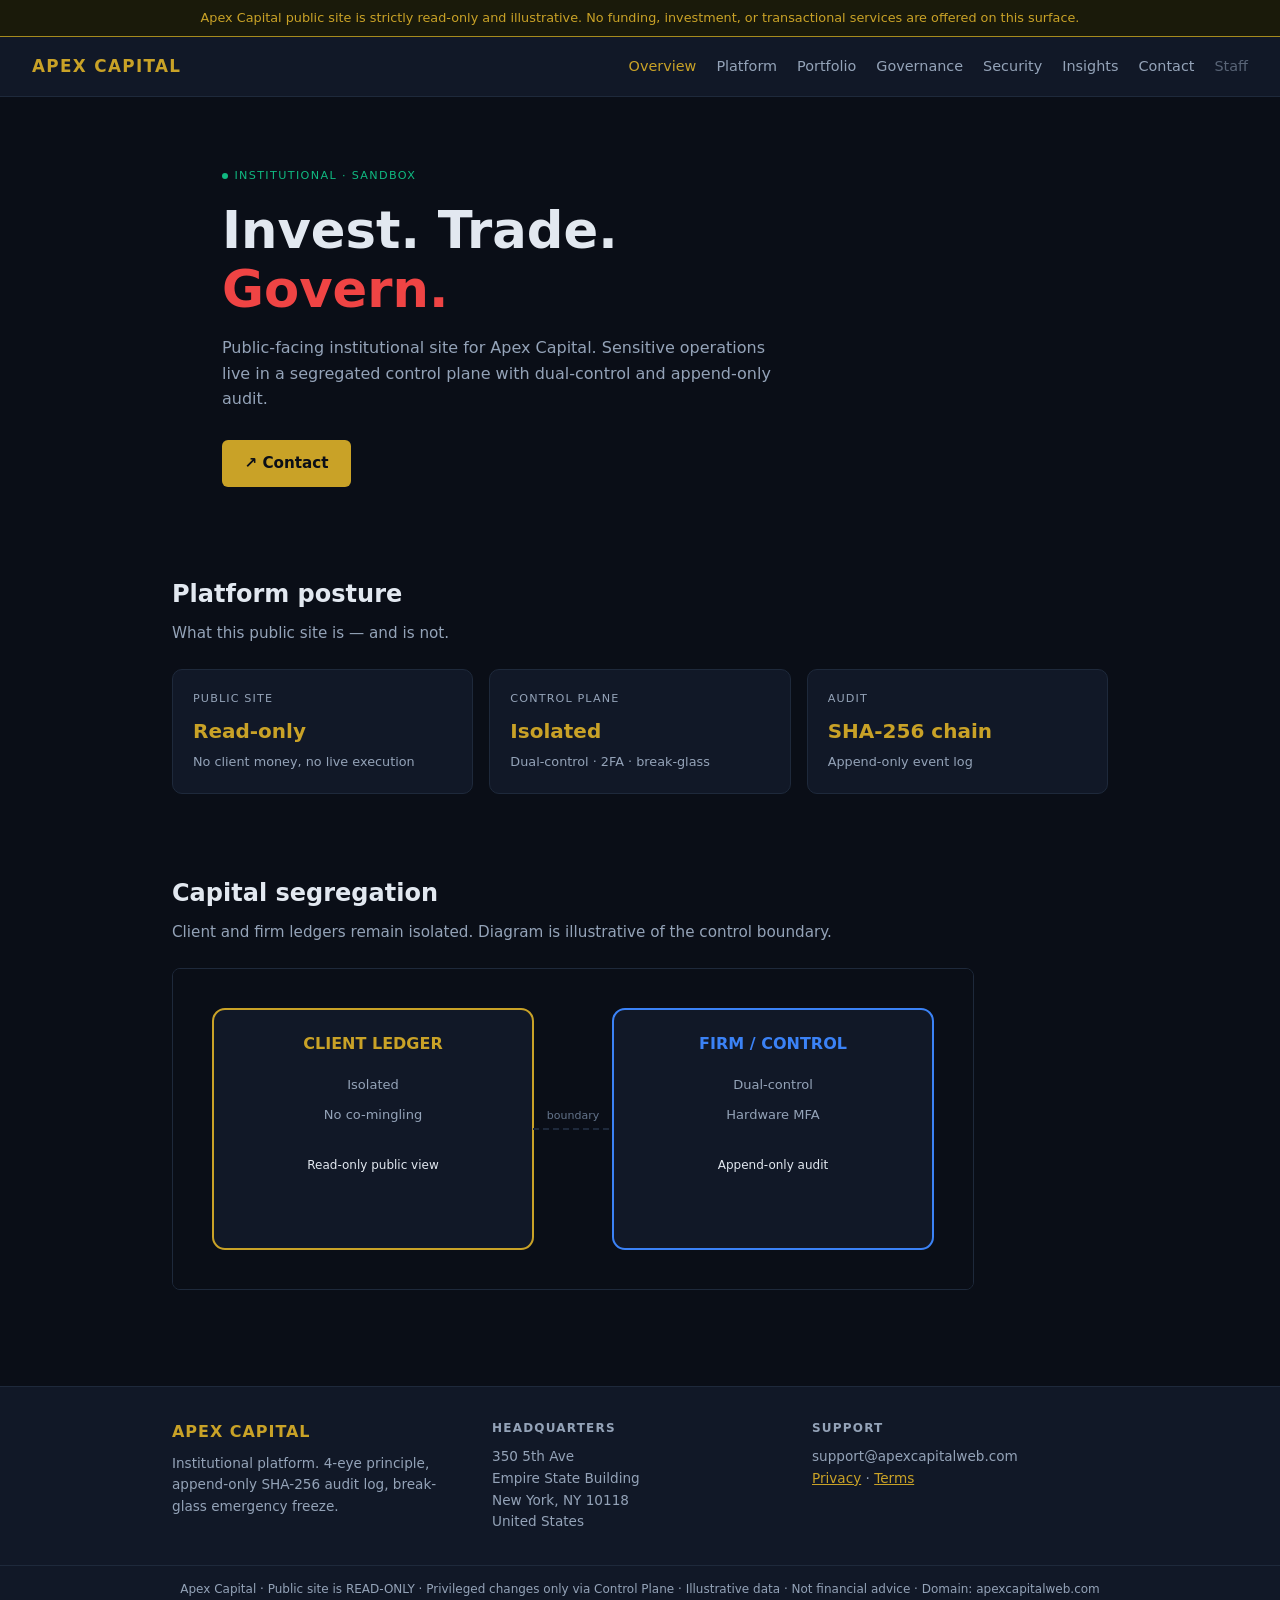
<file: index.html>
<!DOCTYPE html>
<html lang="en">
<head>
  <meta charset="UTF-8" />
  <meta name="viewport" content="width=device-width, initial-scale=1.0" />
  <title>Apex Capital — Institutional Investment Platform</title>
  <meta name="description" content="Institutional-grade investment platform. Read-only public site. Control plane is separate and dual-controlled." />
  <link rel="stylesheet" href="assets/site.css" />
</head>
<body>
  <div class="readonly-banner">Apex Capital public site is strictly read-only and illustrative. No funding, investment, or transactional services are offered on this surface.</div>
  <nav>
    <a class="logo" href="index.html">APEX CAPITAL</a>
    <div class="nav-links">
      <a href="index.html" class="active">Overview</a>
      <a href="platform.html">Platform</a>
      <a href="portfolio.html">Portfolio</a>
      <a href="governance.html">Governance</a>
      <a href="security.html">Security</a>
      <a href="insights.html">Insights</a>
      <a href="contact.html">Contact</a>
      <a href="admin-login.html" style="opacity:0.55">Staff</a>
    </div>
  </nav>

  <div class="hero">
    <div class="badge"><span></span> INSTITUTIONAL · SANDBOX</div>
    <h1>Invest. Trade.<br><span class="red">Govern.</span></h1>
    <p class="sub">Public-facing institutional site for Apex Capital. Sensitive operations live in a segregated control plane with dual-control and append-only audit.</p>
    <a class="cta" href="contact.html">↗ Contact</a>
  </div>

  <section>
    <h2>Platform posture</h2>
    <p class="section-sub">What this public site is — and is not.</p>
    <div class="cards">
      <div class="card">
        <div class="label">PUBLIC SITE</div>
        <div class="value">Read-only</div>
        <div class="hint">No client money, no live execution</div>
      </div>
      <div class="card">
        <div class="label">CONTROL PLANE</div>
        <div class="value">Isolated</div>
        <div class="hint">Dual-control · 2FA · break-glass</div>
      </div>
      <div class="card">
        <div class="label">AUDIT</div>
        <div class="value">SHA-256 chain</div>
        <div class="hint">Append-only event log</div>
      </div>
    </div>
  </section>

  <section>
    <h2>Capital segregation</h2>
    <p class="section-sub">Client and firm ledgers remain isolated. Diagram is illustrative of the control boundary.</p>
    <img class="diagram" src="assets/segregation-diagram.svg" alt="Client vs firm capital segregation diagram" />
  </section>

  <footer>
    <div class="footer-grid">
      <div>
        <div class="brand">APEX CAPITAL</div>
        <p>Institutional platform. 4-eye principle, append-only SHA-256 audit log, break-glass emergency freeze.</p>
      </div>
      <div>
        <h4>HEADQUARTERS</h4>
        <p>350 5th Ave<br />Empire State Building<br />New York, NY 10118<br />United States</p>
      </div>
      <div>
        <h4>SUPPORT</h4>
        <p>support@apexcapitalweb.com<br /><a href="privacy.html" style="color:var(--gold)">Privacy</a> · <a href="terms.html" style="color:var(--gold)">Terms</a></p>
      </div>
    </div>
    <div class="footer-bar">
      Apex Capital · Public site is READ-ONLY · Privileged changes only via Control Plane · Illustrative data · Not financial advice · Domain: apexcapitalweb.com
    </div>
  </footer>
</body>
</html>
</file>
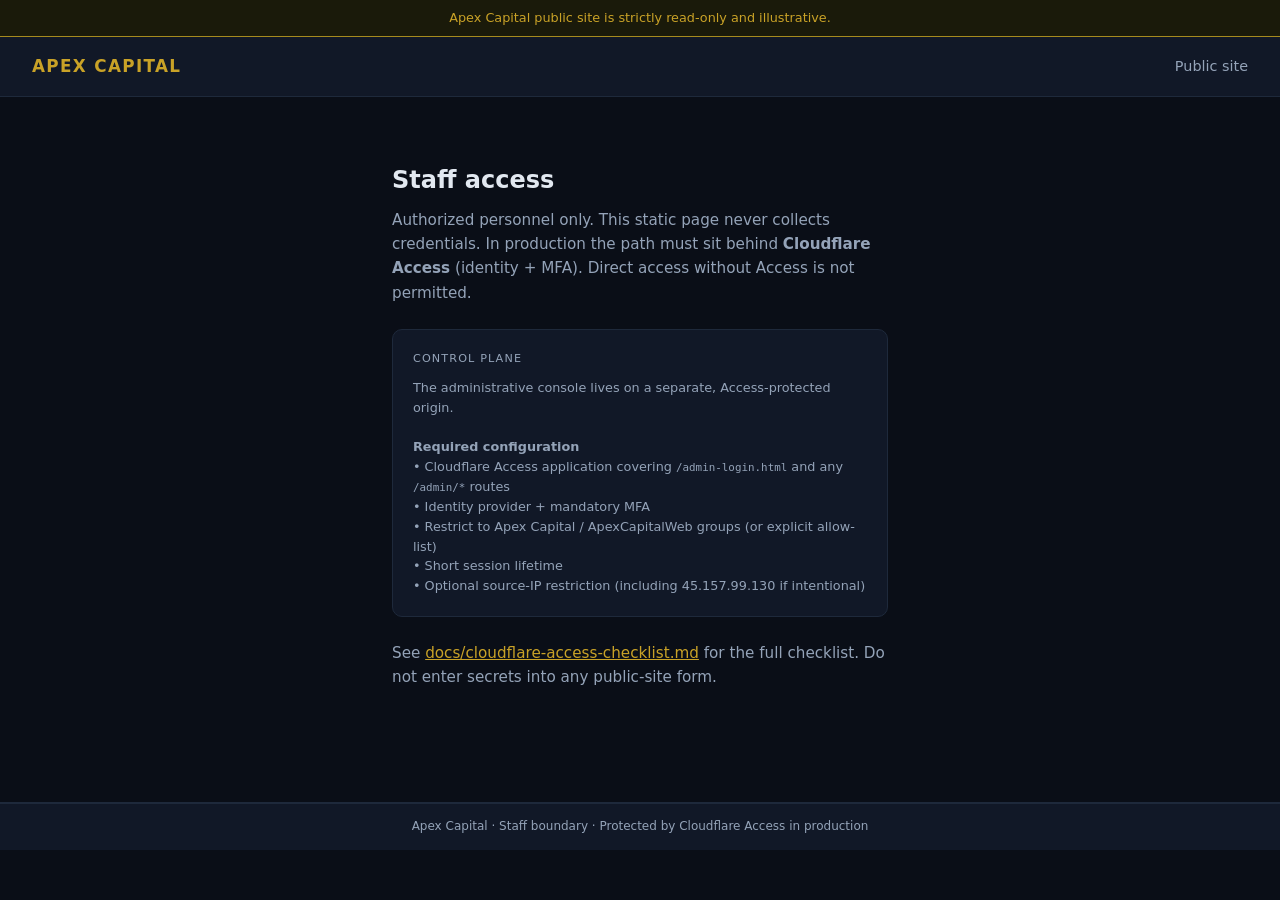
<file: admin-login.html>
<!DOCTYPE html>
<html lang="en">
<head>
  <meta charset="UTF-8" />
  <meta name="viewport" content="width=device-width, initial-scale=1.0" />
  <title>Staff access · Apex Capital</title>
  <meta name="robots" content="noindex,nofollow" />
  <link rel="stylesheet" href="assets/site.css" />
</head>
<body>
  <div class="readonly-banner">Apex Capital public site is strictly read-only and illustrative.</div>
  <nav>
    <a class="logo" href="index.html">APEX CAPITAL</a>
    <div class="nav-links">
      <a href="index.html">Public site</a>
    </div>
  </nav>
  <section style="padding-top:64px;max-width:560px">
    <h2>Staff access</h2>
    <p class="section-sub">
      Authorized personnel only. This static page never collects credentials.
      In production the path must sit behind <strong>Cloudflare Access</strong>
      (identity + MFA). Direct access without Access is not permitted.
    </p>
    <div class="card" style="margin-top:20px">
      <div class="label">CONTROL PLANE</div>
      <p class="hint" style="margin-top:10px;line-height:1.55">
        The administrative console lives on a separate, Access-protected origin.<br><br>
        <strong>Required configuration</strong><br>
        • Cloudflare Access application covering <code>/admin-login.html</code> and any <code>/admin/*</code> routes<br>
        • Identity provider + mandatory MFA<br>
        • Restrict to Apex Capital / ApexCapitalWeb groups (or explicit allow-list)<br>
        • Short session lifetime<br>
        • Optional source-IP restriction (including 45.157.99.130 if intentional)
      </p>
    </div>
    <p class="section-sub" style="margin-top:24px">
      See <a href="docs/cloudflare-access-checklist.md" style="color:var(--gold)">docs/cloudflare-access-checklist.md</a>
      for the full checklist. Do not enter secrets into any public-site form.
    </p>
  </section>
  <footer>
    <div class="footer-bar">Apex Capital · Staff boundary · Protected by Cloudflare Access in production</div>
  </footer>
</body>
</html>
</file>
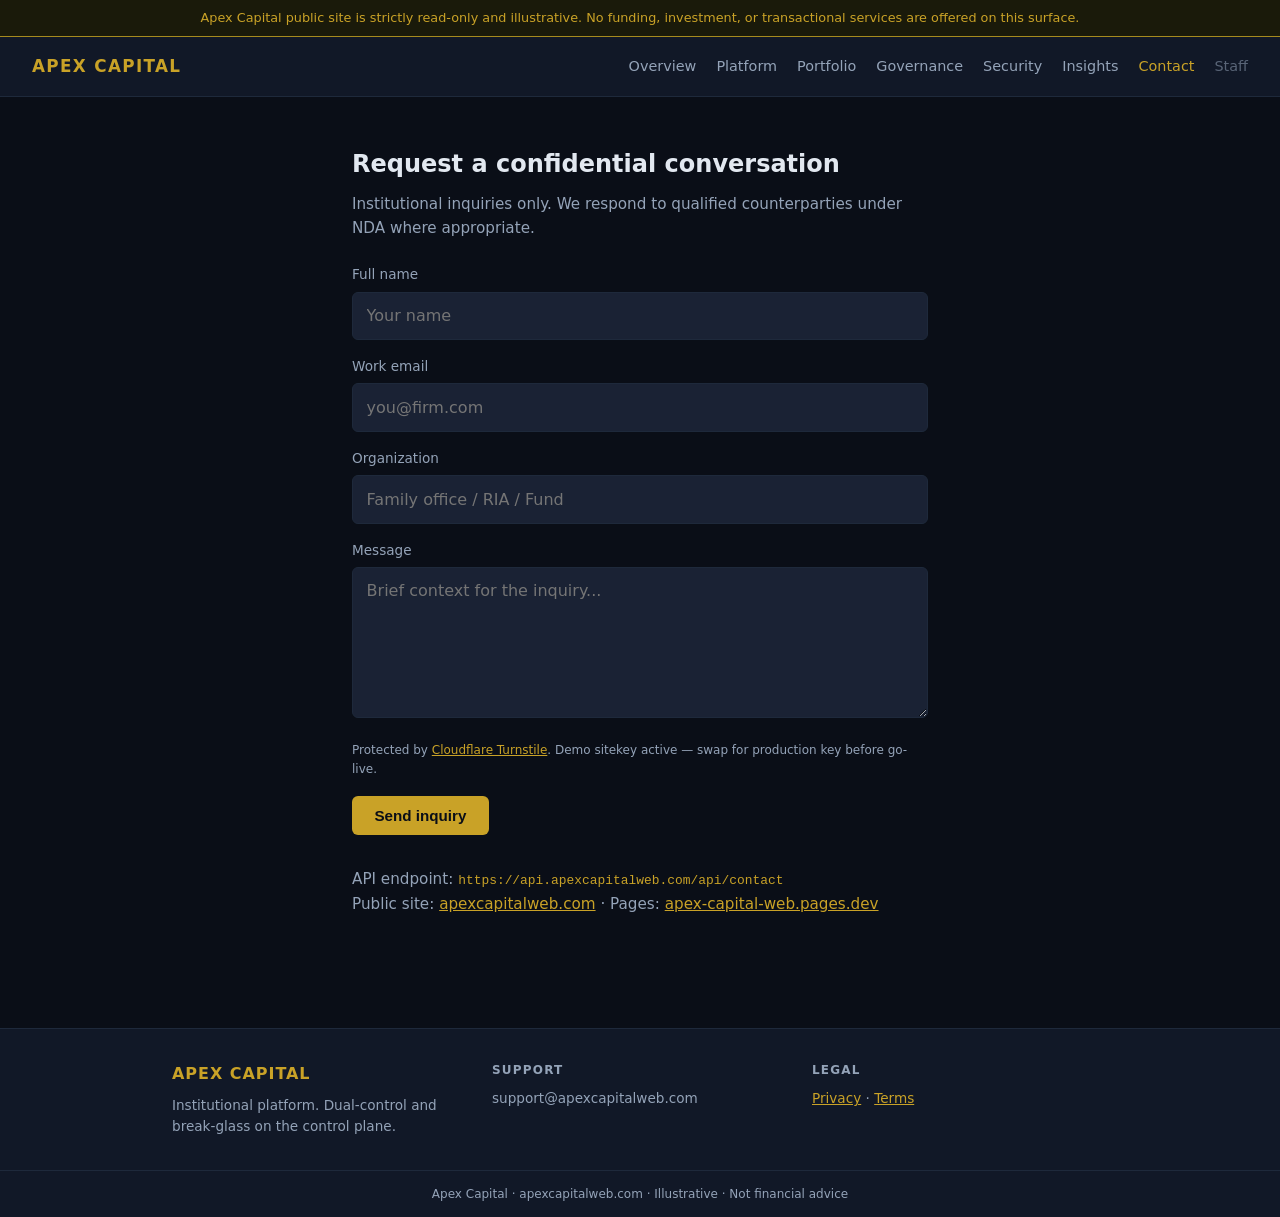
<file: contact.html>
<!DOCTYPE html>
<html lang="en">
<head>
  <meta charset="UTF-8" />
  <meta name="viewport" content="width=device-width, initial-scale=1.0" />
  <title>Contact · Apex Capital</title>
  <meta name="description" content="Request a confidential conversation with Apex Capital." />
  <link rel="stylesheet" href="assets/site.css" />
</head>
<body>
  <div class="readonly-banner">Apex Capital public site is strictly read-only and illustrative. No funding, investment, or transactional services are offered on this surface.</div>
  <nav>
    <a class="logo" href="index.html">APEX CAPITAL</a>
    <div class="nav-links">
      <a href="index.html">Overview</a>
      <a href="platform.html">Platform</a>
      <a href="portfolio.html">Portfolio</a>
      <a href="governance.html">Governance</a>
      <a href="security.html">Security</a>
      <a href="insights.html">Insights</a>
      <a href="contact.html" class="active">Contact</a>
      <a href="admin-login.html" style="opacity:0.55">Staff</a>
    </div>
  </nav>
  <section style="padding-top:48px;max-width:640px">
    <h2>Request a confidential conversation</h2>
    <p class="section-sub">Institutional inquiries only. We respond to qualified counterparties under NDA where appropriate.</p>

    <form id="contactForm" class="prose">
      <div class="form-group">
        <label for="name">Full name</label>
        <input type="text" id="name" name="name" required placeholder="Your name" autocomplete="name" />
      </div>
      <div class="form-group">
        <label for="email">Work email</label>
        <input type="email" id="email" name="email" required placeholder="you@firm.com" autocomplete="email" />
      </div>
      <div class="form-group">
        <label for="organization">Organization</label>
        <input type="text" id="organization" name="organization" placeholder="Family office / RIA / Fund" autocomplete="organization" />
      </div>
      <div class="form-group">
        <label for="message">Message</label>
        <textarea id="message" name="message" rows="5" required placeholder="Brief context for the inquiry..."></textarea>
      </div>
      <div class="form-group">
        <!--
          DEMO: Cloudflare official always-pass test sitekey (visible widget).
          PRODUCTION: replace with your real Turnstile site key from the dashboard.
          Test keys: https://developers.cloudflare.com/turnstile/troubleshooting/testing/
        -->
        <div class="cf-turnstile" data-sitekey="1x00000000000000000000AA" data-theme="dark"></div>
        <p style="font-size:0.75rem;color:var(--muted);margin-top:0.5rem">
          Protected by <a href="https://www.cloudflare.com/products/turnstile/?utm_source=turnstile&utm_campaign=widget" style="color:var(--gold)" target="_blank" rel="noopener">Cloudflare Turnstile</a>.
          Demo sitekey active — swap for production key before go-live.
        </p>
      </div>
      <button type="submit" id="submitBtn" class="cta" style="border:none;cursor:pointer">Send inquiry</button>
      <p id="formStatus" class="section-sub" style="margin-top:1rem;display:none" role="status"></p>
    </form>

    <p class="section-sub" style="margin-top:2rem">
      API endpoint: <code style="color:var(--gold)">https://api.apexcapitalweb.com/api/contact</code><br />
      Public site: <a href="https://apexcapitalweb.com" style="color:var(--gold)">apexcapitalweb.com</a> ·
      Pages: <a href="https://apex-capital-web.pages.dev" style="color:var(--gold)">apex-capital-web.pages.dev</a>
    </p>
  </section>
  <footer>
    <div class="footer-grid">
      <div><div class="brand">APEX CAPITAL</div><p>Institutional platform. Dual-control and break-glass on the control plane.</p></div>
      <div><h4>SUPPORT</h4><p>support@apexcapitalweb.com</p></div>
      <div><h4>LEGAL</h4><p><a href="privacy.html" style="color:var(--gold)">Privacy</a> · <a href="terms.html" style="color:var(--gold)">Terms</a></p></div>
    </div>
    <div class="footer-bar">Apex Capital · apexcapitalweb.com · Illustrative · Not financial advice</div>
  </footer>

  <script src="https://challenges.cloudflare.com/turnstile/v0/api.js" async defer></script>
  <script>
    (function () {
      var form = document.getElementById("contactForm");
      var statusEl = document.getElementById("formStatus");
      var btn = document.getElementById("submitBtn");
      var API = "https://api.apexcapitalweb.com/api/contact";

      function setStatus(msg, ok) {
        statusEl.style.display = "block";
        statusEl.textContent = msg;
        statusEl.style.color = ok ? "var(--emerald)" : "var(--red)";
      }

      form.addEventListener("submit", function (e) {
        e.preventDefault();
        btn.disabled = true;

        var tokenInput = form.querySelector('[name="cf-turnstile-response"]');
        var token = tokenInput ? tokenInput.value : "";

        var payload = {
          name: form.name.value.trim(),
          email: form.email.value.trim(),
          organization: form.organization.value.trim(),
          message: form.message.value.trim(),
          "cf-turnstile-response": token
        };

        fetch(API, {
          method: "POST",
          headers: { "Content-Type": "application/json" },
          body: JSON.stringify(payload)
        })
          .then(function (res) {
            return res.json().then(function (data) {
              return { status: res.status, data: data };
            }).catch(function () {
              return { status: res.status, data: {} };
            });
          })
          .then(function (result) {
            if (result.status === 200 && result.data && result.data.ok) {
              setStatus("Inquiry received. We will respond if appropriate.", true);
              form.reset();
              if (window.turnstile) {
                try { window.turnstile.reset(); } catch (err) {}
              }
            } else if (result.status === 429) {
              setStatus("Too many requests. Please try again later.", false);
            } else if (result.status === 403) {
              setStatus("Security check failed. Refresh and try again.", false);
            } else {
              setStatus((result.data && result.data.error) || "Submission failed. Please try again.", false);
            }
          })
          .catch(function () {
            setStatus("Network error. API may be offline — try again later.", false);
          })
          .finally(function () {
            btn.disabled = false;
          });
      });
    })();
  </script>
</body>
</html>
</file>
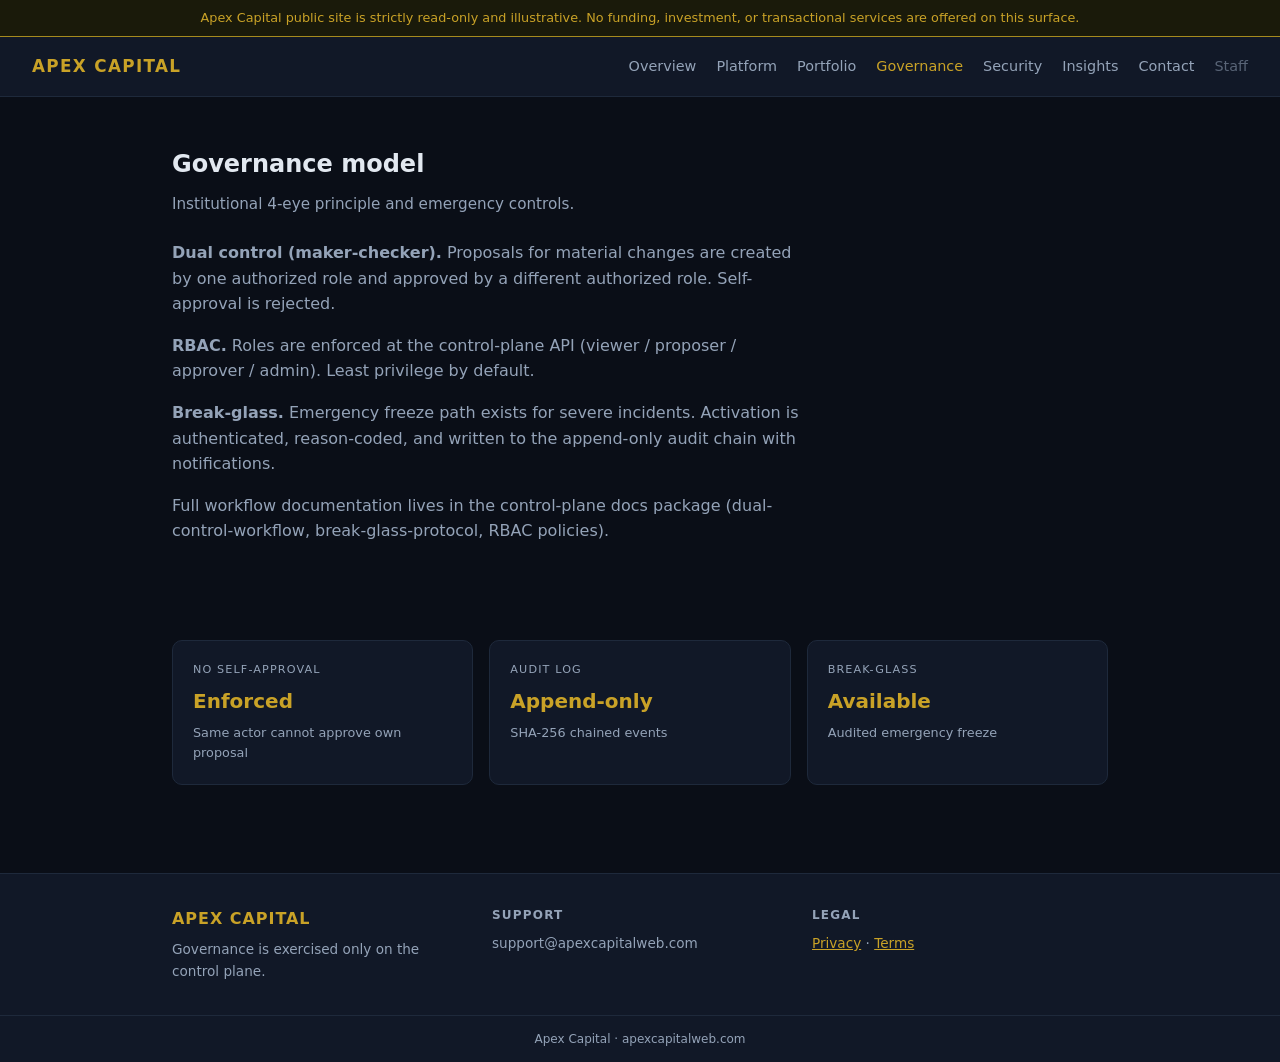
<file: governance.html>
<!DOCTYPE html>
<html lang="en">
<head>
  <meta charset="UTF-8" />
  <meta name="viewport" content="width=device-width, initial-scale=1.0" />
  <title>Governance · Apex Capital</title>
  <meta name="description" content="Dual-control, RBAC, and break-glass governance model." />
  <link rel="stylesheet" href="assets/site.css" />
</head>
<body>
  <div class="readonly-banner">Apex Capital public site is strictly read-only and illustrative. No funding, investment, or transactional services are offered on this surface.</div>
  <nav>
    <a class="logo" href="index.html">APEX CAPITAL</a>
    <div class="nav-links">
      <a href="index.html">Overview</a>
      <a href="platform.html">Platform</a>
      <a href="portfolio.html">Portfolio</a>
      <a href="governance.html" class="active">Governance</a>
      <a href="security.html">Security</a>
      <a href="insights.html">Insights</a>
      <a href="contact.html">Contact</a>
      <a href="admin-login.html" style="opacity:0.55">Staff</a>
    </div>
  </nav>
  <section style="padding-top:48px">
    <h2>Governance model</h2>
    <p class="section-sub">Institutional 4-eye principle and emergency controls.</p>
    <div class="prose">
      <p><strong>Dual control (maker-checker).</strong> Proposals for material changes are created by one authorized role and approved by a different authorized role. Self-approval is rejected.</p>
      <p><strong>RBAC.</strong> Roles are enforced at the control-plane API (viewer / proposer / approver / admin). Least privilege by default.</p>
      <p><strong>Break-glass.</strong> Emergency freeze path exists for severe incidents. Activation is authenticated, reason-coded, and written to the append-only audit chain with notifications.</p>
      <p>Full workflow documentation lives in the control-plane docs package (dual-control-workflow, break-glass-protocol, RBAC policies).</p>
    </div>
  </section>
  <section>
    <div class="cards">
      <div class="card"><div class="label">NO SELF-APPROVAL</div><div class="value">Enforced</div><div class="hint">Same actor cannot approve own proposal</div></div>
      <div class="card"><div class="label">AUDIT LOG</div><div class="value">Append-only</div><div class="hint">SHA-256 chained events</div></div>
      <div class="card"><div class="label">BREAK-GLASS</div><div class="value">Available</div><div class="hint">Audited emergency freeze</div></div>
    </div>
  </section>
  <footer>
    <div class="footer-grid">
      <div><div class="brand">APEX CAPITAL</div><p>Governance is exercised only on the control plane.</p></div>
      <div><h4>SUPPORT</h4><p>support@apexcapitalweb.com</p></div>
      <div><h4>LEGAL</h4><p><a href="privacy.html" style="color:var(--gold)">Privacy</a> · <a href="terms.html" style="color:var(--gold)">Terms</a></p></div>
    </div>
    <div class="footer-bar">Apex Capital · apexcapitalweb.com</div>
  </footer>
</body>
</html>
</file>
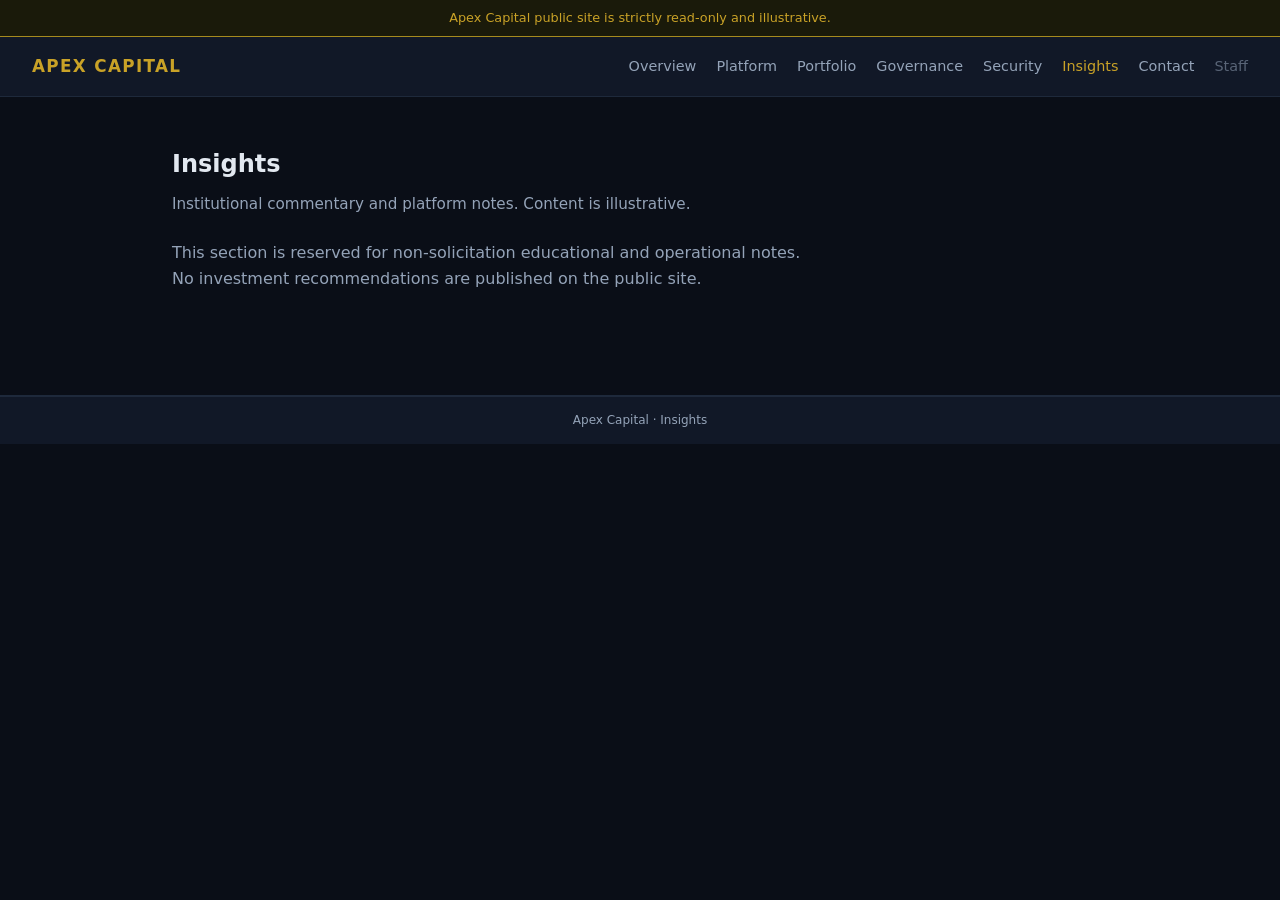
<file: insights.html>
<!DOCTYPE html>
<html lang="en">
<head>
  <meta charset="UTF-8" />
  <meta name="viewport" content="width=device-width, initial-scale=1.0" />
  <title>Insights · Apex Capital</title>
  <link rel="stylesheet" href="assets/site.css" />
</head>
<body>
  <div class="readonly-banner">Apex Capital public site is strictly read-only and illustrative.</div>
  <nav>
    <a class="logo" href="index.html">APEX CAPITAL</a>
    <div class="nav-links">
      <a href="index.html">Overview</a>
      <a href="platform.html">Platform</a>
      <a href="portfolio.html">Portfolio</a>
      <a href="governance.html">Governance</a>
      <a href="security.html">Security</a>
      <a href="insights.html" class="active">Insights</a>
      <a href="contact.html">Contact</a>
      <a href="admin-login.html" style="opacity:0.55">Staff</a>
    </div>
  </nav>
  <section style="padding-top:48px">
    <h2>Insights</h2>
    <p class="section-sub">Institutional commentary and platform notes. Content is illustrative.</p>
    <div class="prose">
      <p>This section is reserved for non-solicitation educational and operational notes. No investment recommendations are published on the public site.</p>
    </div>
  </section>
  <footer>
    <div class="footer-bar">Apex Capital · Insights</div>
  </footer>
</body>
</html>
</file>
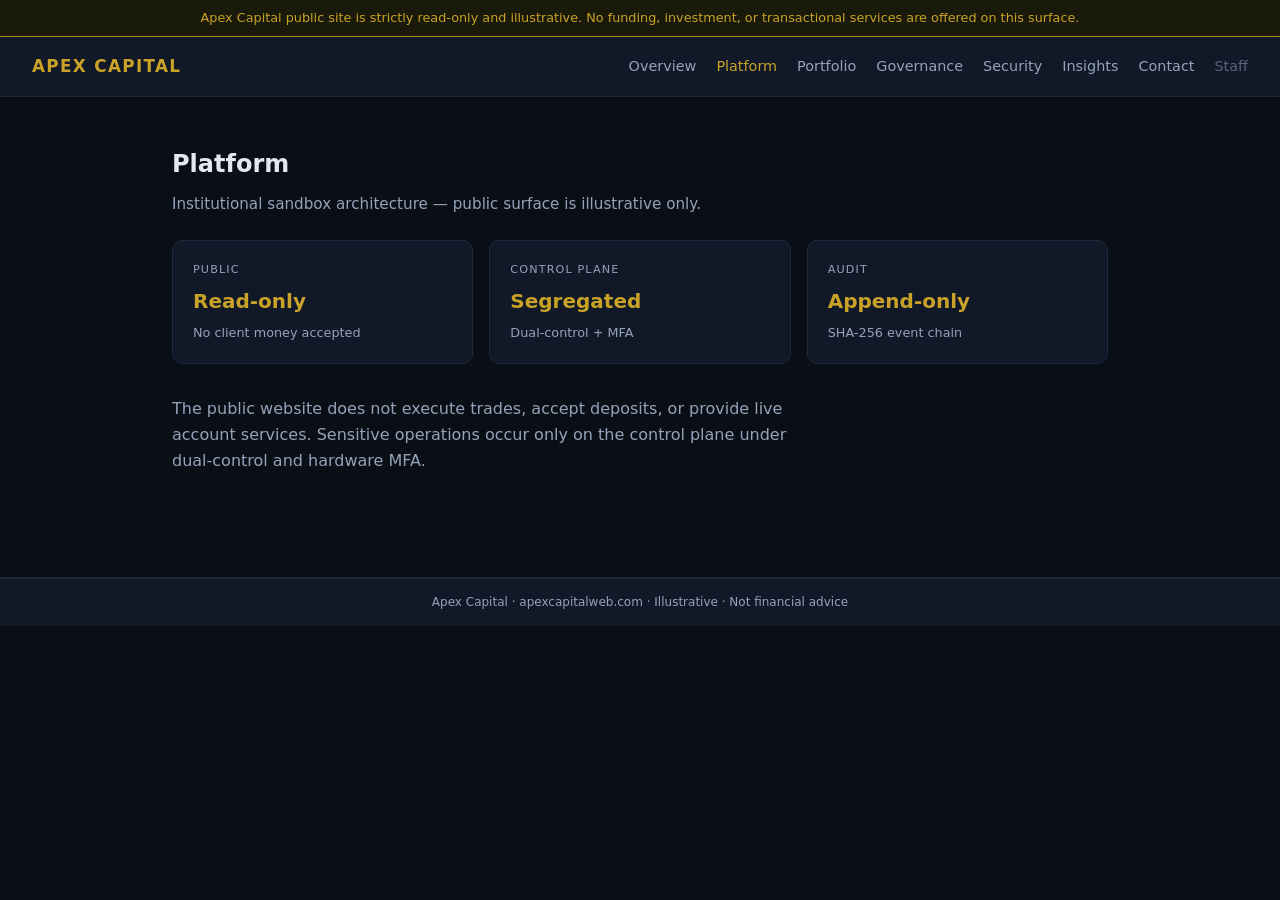
<file: platform.html>
<!DOCTYPE html>
<html lang="en">
<head>
  <meta charset="UTF-8" />
  <meta name="viewport" content="width=device-width, initial-scale=1.0" />
  <title>Platform · Apex Capital</title>
  <link rel="stylesheet" href="assets/site.css" />
</head>
<body>
  <div class="readonly-banner">Apex Capital public site is strictly read-only and illustrative. No funding, investment, or transactional services are offered on this surface.</div>
  <nav>
    <a class="logo" href="index.html">APEX CAPITAL</a>
    <div class="nav-links">
      <a href="index.html">Overview</a>
      <a href="platform.html" class="active">Platform</a>
      <a href="portfolio.html">Portfolio</a>
      <a href="governance.html">Governance</a>
      <a href="security.html">Security</a>
      <a href="insights.html">Insights</a>
      <a href="contact.html">Contact</a>
      <a href="admin-login.html" style="opacity:0.55">Staff</a>
    </div>
  </nav>
  <section style="padding-top:48px">
    <h2>Platform</h2>
    <p class="section-sub">Institutional sandbox architecture — public surface is illustrative only.</p>
    <div class="cards">
      <div class="card"><div class="label">PUBLIC</div><div class="value">Read-only</div><div class="hint">No client money accepted</div></div>
      <div class="card"><div class="label">CONTROL PLANE</div><div class="value">Segregated</div><div class="hint">Dual-control + MFA</div></div>
      <div class="card"><div class="label">AUDIT</div><div class="value">Append-only</div><div class="hint">SHA-256 event chain</div></div>
    </div>
    <div class="prose" style="margin-top:2rem">
      <p>The public website does not execute trades, accept deposits, or provide live account services. Sensitive operations occur only on the control plane under dual-control and hardware MFA.</p>
    </div>
  </section>
  <footer>
    <div class="footer-bar">Apex Capital · apexcapitalweb.com · Illustrative · Not financial advice</div>
  </footer>
</body>
</html>
</file>
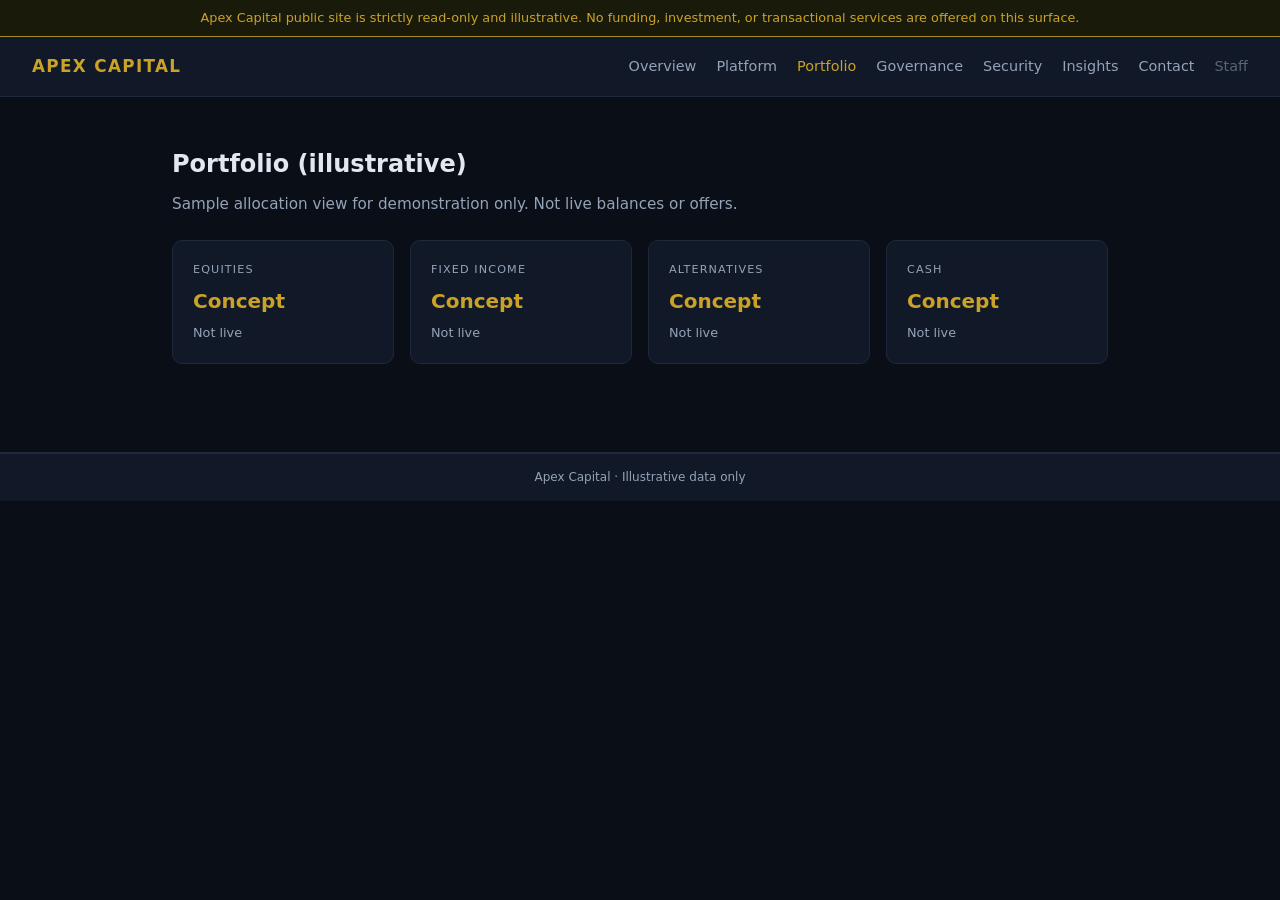
<file: portfolio.html>
<!DOCTYPE html>
<html lang="en">
<head>
  <meta charset="UTF-8" />
  <meta name="viewport" content="width=device-width, initial-scale=1.0" />
  <title>Portfolio · Apex Capital</title>
  <link rel="stylesheet" href="assets/site.css" />
</head>
<body>
  <div class="readonly-banner">Apex Capital public site is strictly read-only and illustrative. No funding, investment, or transactional services are offered on this surface.</div>
  <nav>
    <a class="logo" href="index.html">APEX CAPITAL</a>
    <div class="nav-links">
      <a href="index.html">Overview</a>
      <a href="platform.html">Platform</a>
      <a href="portfolio.html" class="active">Portfolio</a>
      <a href="governance.html">Governance</a>
      <a href="security.html">Security</a>
      <a href="insights.html">Insights</a>
      <a href="contact.html">Contact</a>
      <a href="admin-login.html" style="opacity:0.55">Staff</a>
    </div>
  </nav>
  <section style="padding-top:48px">
    <h2>Portfolio (illustrative)</h2>
    <p class="section-sub">Sample allocation view for demonstration only. Not live balances or offers.</p>
    <div class="cards">
      <div class="card"><div class="label">EQUITIES</div><div class="value">Concept</div><div class="hint">Not live</div></div>
      <div class="card"><div class="label">FIXED INCOME</div><div class="value">Concept</div><div class="hint">Not live</div></div>
      <div class="card"><div class="label">ALTERNATIVES</div><div class="value">Concept</div><div class="hint">Not live</div></div>
      <div class="card"><div class="label">CASH</div><div class="value">Concept</div><div class="hint">Not live</div></div>
    </div>
  </section>
  <footer>
    <div class="footer-bar">Apex Capital · Illustrative data only</div>
  </footer>
</body>
</html>
</file>
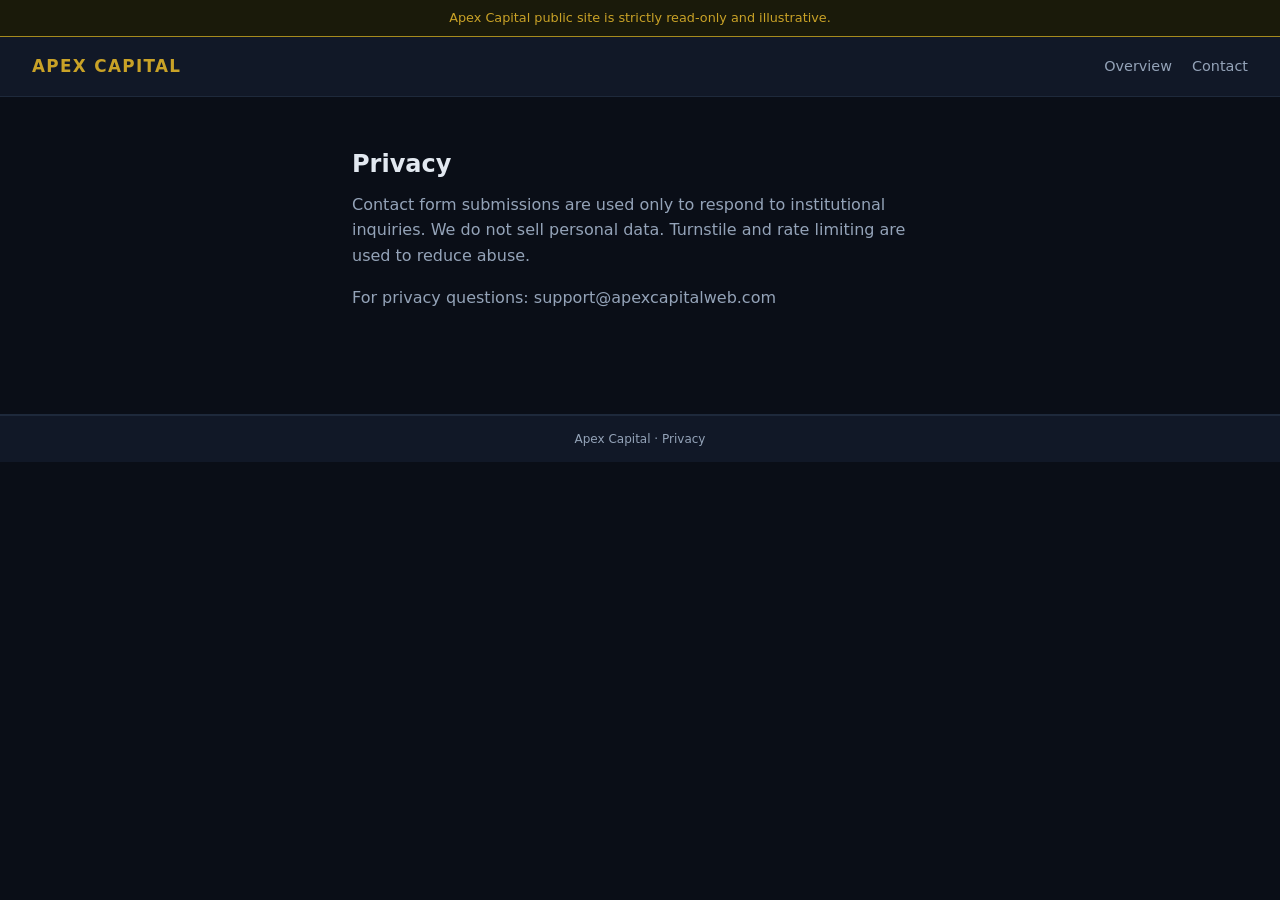
<file: privacy.html>
<!DOCTYPE html>
<html lang="en">
<head>
  <meta charset="UTF-8" />
  <meta name="viewport" content="width=device-width, initial-scale=1.0" />
  <title>Privacy · Apex Capital</title>
  <link rel="stylesheet" href="assets/site.css" />
</head>
<body>
  <div class="readonly-banner">Apex Capital public site is strictly read-only and illustrative.</div>
  <nav>
    <a class="logo" href="index.html">APEX CAPITAL</a>
    <div class="nav-links">
      <a href="index.html">Overview</a>
      <a href="contact.html">Contact</a>
    </div>
  </nav>
  <section style="padding-top:48px;max-width:640px">
    <h2>Privacy</h2>
    <div class="prose">
      <p>Contact form submissions are used only to respond to institutional inquiries. We do not sell personal data. Turnstile and rate limiting are used to reduce abuse.</p>
      <p>For privacy questions: support@apexcapitalweb.com</p>
    </div>
  </section>
  <footer>
    <div class="footer-bar">Apex Capital · Privacy</div>
  </footer>
</body>
</html>
</file>
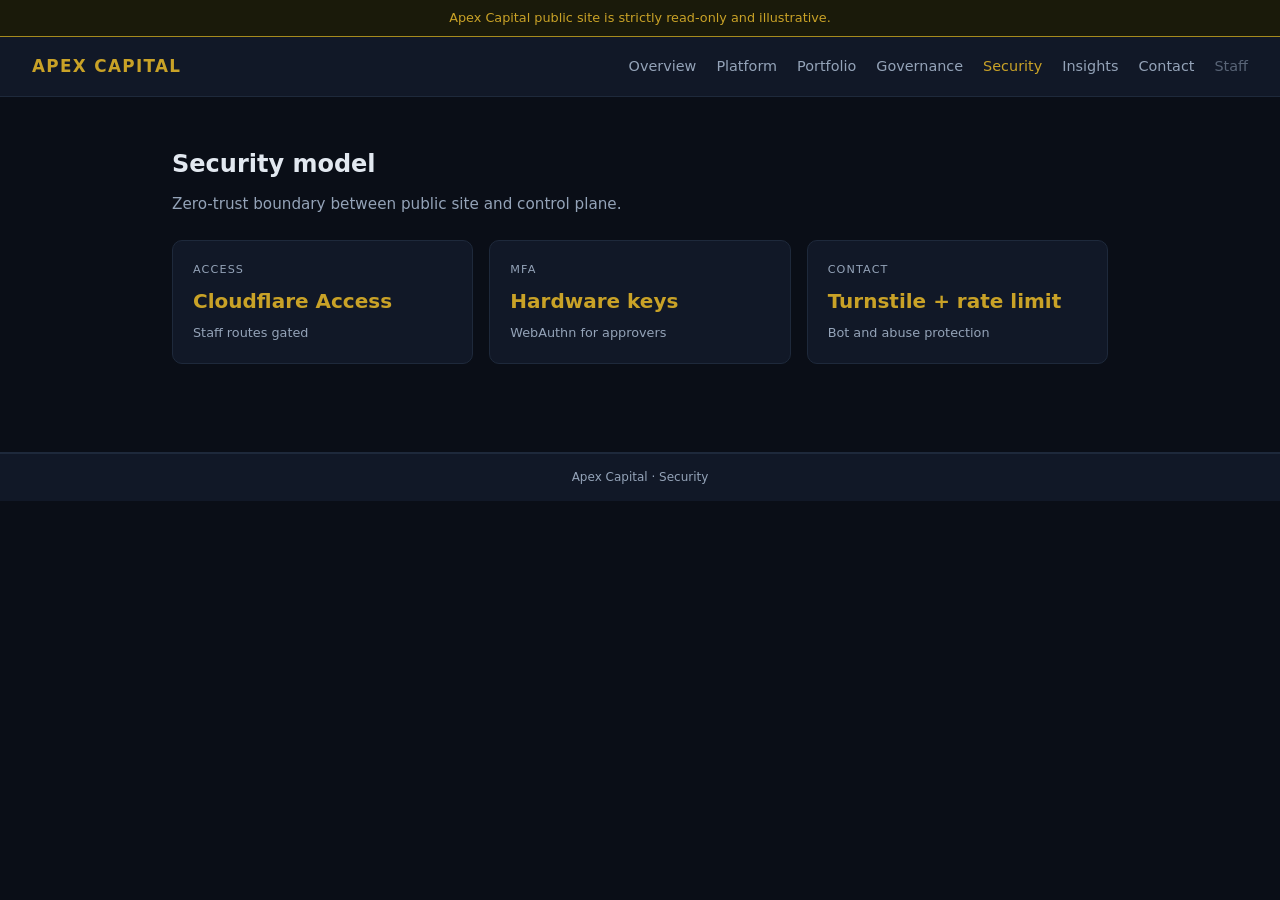
<file: security.html>
<!DOCTYPE html>
<html lang="en">
<head>
  <meta charset="UTF-8" />
  <meta name="viewport" content="width=device-width, initial-scale=1.0" />
  <title>Security · Apex Capital</title>
  <link rel="stylesheet" href="assets/site.css" />
</head>
<body>
  <div class="readonly-banner">Apex Capital public site is strictly read-only and illustrative.</div>
  <nav>
    <a class="logo" href="index.html">APEX CAPITAL</a>
    <div class="nav-links">
      <a href="index.html">Overview</a>
      <a href="platform.html">Platform</a>
      <a href="portfolio.html">Portfolio</a>
      <a href="governance.html">Governance</a>
      <a href="security.html" class="active">Security</a>
      <a href="insights.html">Insights</a>
      <a href="contact.html">Contact</a>
      <a href="admin-login.html" style="opacity:0.55">Staff</a>
    </div>
  </nav>
  <section style="padding-top:48px">
    <h2>Security model</h2>
    <p class="section-sub">Zero-trust boundary between public site and control plane.</p>
    <div class="cards">
      <div class="card"><div class="label">ACCESS</div><div class="value">Cloudflare Access</div><div class="hint">Staff routes gated</div></div>
      <div class="card"><div class="label">MFA</div><div class="value">Hardware keys</div><div class="hint">WebAuthn for approvers</div></div>
      <div class="card"><div class="label">CONTACT</div><div class="value">Turnstile + rate limit</div><div class="hint">Bot and abuse protection</div></div>
    </div>
  </section>
  <footer>
    <div class="footer-bar">Apex Capital · Security</div>
  </footer>
</body>
</html>
</file>
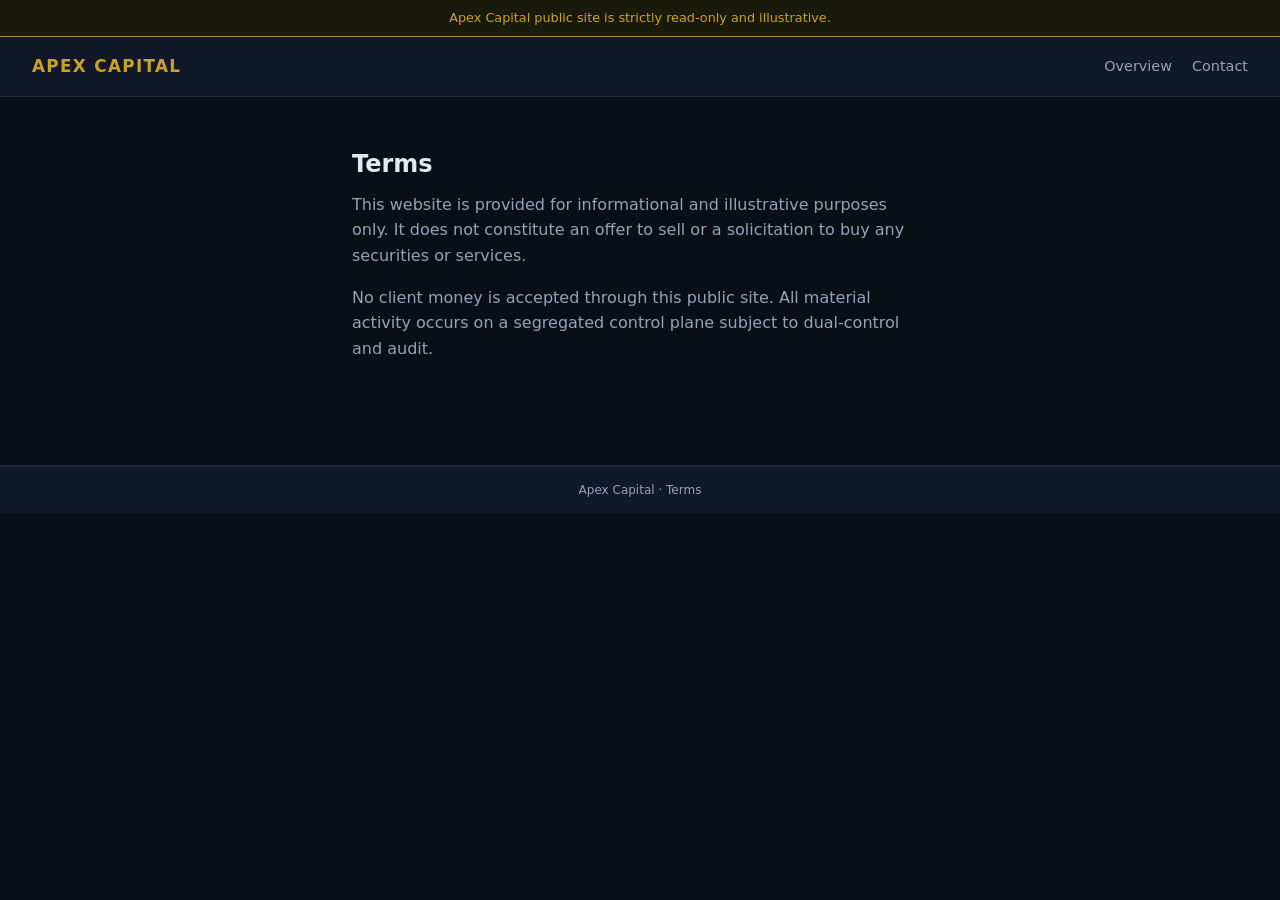
<file: terms.html>
<!DOCTYPE html>
<html lang="en">
<head>
  <meta charset="UTF-8" />
  <meta name="viewport" content="width=device-width, initial-scale=1.0" />
  <title>Terms · Apex Capital</title>
  <link rel="stylesheet" href="assets/site.css" />
</head>
<body>
  <div class="readonly-banner">Apex Capital public site is strictly read-only and illustrative.</div>
  <nav>
    <a class="logo" href="index.html">APEX CAPITAL</a>
    <div class="nav-links">
      <a href="index.html">Overview</a>
      <a href="contact.html">Contact</a>
    </div>
  </nav>
  <section style="padding-top:48px;max-width:640px">
    <h2>Terms</h2>
    <div class="prose">
      <p>This website is provided for informational and illustrative purposes only. It does not constitute an offer to sell or a solicitation to buy any securities or services.</p>
      <p>No client money is accepted through this public site. All material activity occurs on a segregated control plane subject to dual-control and audit.</p>
    </div>
  </section>
  <footer>
    <div class="footer-bar">Apex Capital · Terms</div>
  </footer>
</body>
</html>
</file>
<file: assets/site.css>
:root {
  --bg: #0a0e17;
  --surface: #111827;
  --surface-2: #1a2234;
  --border: #1e293b;
  --text: #e2e8f0;
  --muted: #94a3b8;
  --gold: #c9a227;
  --gold-dim: #a68b1e;
  --accent: #3b82f6;
  --red: #ef4444;
  --emerald: #10b981;
  --font: 'Inter', system-ui, -apple-system, sans-serif;
}

* { box-sizing: border-box; margin: 0; padding: 0; }

body {
  font-family: var(--font);
  background: var(--bg);
  color: var(--text);
  line-height: 1.6;
  min-height: 100vh;
}

.readonly-banner {
  background: #1a1a0a;
  border-bottom: 1px solid var(--gold-dim);
  color: var(--gold);
  font-size: 0.8rem;
  text-align: center;
  padding: 0.5rem 1rem;
}

nav {
  display: flex;
  align-items: center;
  justify-content: space-between;
  padding: 1rem 2rem;
  border-bottom: 1px solid var(--border);
  background: var(--surface);
  position: sticky;
  top: 0;
  z-index: 100;
}

.logo {
  font-weight: 700;
  letter-spacing: 0.08em;
  color: var(--gold);
  text-decoration: none;
  font-size: 1.05rem;
}

.nav-links {
  display: flex;
  gap: 1.25rem;
  flex-wrap: wrap;
}

.nav-links a {
  color: var(--muted);
  text-decoration: none;
  font-size: 0.9rem;
}

.nav-links a:hover,
.nav-links a.active {
  color: var(--gold);
}

.hero {
  padding: 4rem 2rem 3rem;
  max-width: 900px;
  margin: 0 auto;
}

.badge {
  display: inline-flex;
  align-items: center;
  gap: 0.4rem;
  font-size: 0.7rem;
  letter-spacing: 0.12em;
  color: var(--emerald);
  margin-bottom: 1rem;
}

.badge span {
  width: 6px;
  height: 6px;
  border-radius: 50%;
  background: var(--emerald);
}

h1 {
  font-size: clamp(2rem, 5vw, 3.2rem);
  line-height: 1.15;
  margin-bottom: 1rem;
}

h1 .red { color: var(--red); }

.sub {
  color: var(--muted);
  max-width: 560px;
  margin-bottom: 1.75rem;
}

.cta {
  display: inline-block;
  background: var(--gold);
  color: #0a0e17;
  padding: 0.7rem 1.4rem;
  border-radius: 6px;
  text-decoration: none;
  font-weight: 600;
  font-size: 0.95rem;
}

.cta:hover { background: var(--gold-dim); }

section {
  padding: 2.5rem 2rem;
  max-width: 1000px;
  margin: 0 auto;
}

h2 {
  font-size: 1.5rem;
  margin-bottom: 0.5rem;
}

.section-sub {
  color: var(--muted);
  margin-bottom: 1.5rem;
  font-size: 0.95rem;
}

.cards {
  display: grid;
  grid-template-columns: repeat(auto-fit, minmax(200px, 1fr));
  gap: 1rem;
}

.card {
  background: var(--surface);
  border: 1px solid var(--border);
  border-radius: 10px;
  padding: 1.25rem;
}

.card .label {
  font-size: 0.7rem;
  letter-spacing: 0.1em;
  color: var(--muted);
  margin-bottom: 0.4rem;
}

.card .value {
  font-size: 1.25rem;
  font-weight: 600;
  color: var(--gold);
}

.card .hint {
  font-size: 0.8rem;
  color: var(--muted);
  margin-top: 0.35rem;
}

.diagram {
  max-width: 100%;
  border-radius: 8px;
  border: 1px solid var(--border);
}

.prose {
  color: var(--muted);
  max-width: 640px;
}

.prose p { margin-bottom: 1rem; }

.form-group {
  margin-bottom: 1rem;
}

.form-group label {
  display: block;
  font-size: 0.85rem;
  color: var(--muted);
  margin-bottom: 0.35rem;
}

.form-group input,
.form-group textarea {
  width: 100%;
  background: var(--surface-2);
  border: 1px solid var(--border);
  border-radius: 6px;
  padding: 0.65rem 0.85rem;
  color: var(--text);
  font: inherit;
}

footer {
  margin-top: 3rem;
  border-top: 1px solid var(--border);
  background: var(--surface);
}

.footer-grid {
  display: grid;
  grid-template-columns: repeat(auto-fit, minmax(200px, 1fr));
  gap: 1.5rem;
  padding: 2rem;
  max-width: 1000px;
  margin: 0 auto;
}

.footer-grid .brand {
  color: var(--gold);
  font-weight: 700;
  letter-spacing: 0.06em;
  margin-bottom: 0.5rem;
}

.footer-grid h4 {
  font-size: 0.75rem;
  letter-spacing: 0.1em;
  color: var(--muted);
  margin-bottom: 0.5rem;
}

.footer-grid p {
  font-size: 0.85rem;
  color: var(--muted);
}

.footer-bar {
  border-top: 1px solid var(--border);
  padding: 0.85rem 2rem;
  font-size: 0.75rem;
  color: var(--muted);
  text-align: center;
}

code {
  font-family: ui-monospace, monospace;
  font-size: 0.85em;
}

@media (max-width: 640px) {
  nav { padding: 0.75rem 1rem; }
  .nav-links { gap: 0.75rem; }
  .hero, section { padding-left: 1rem; padding-right: 1rem; }
}
</file>
